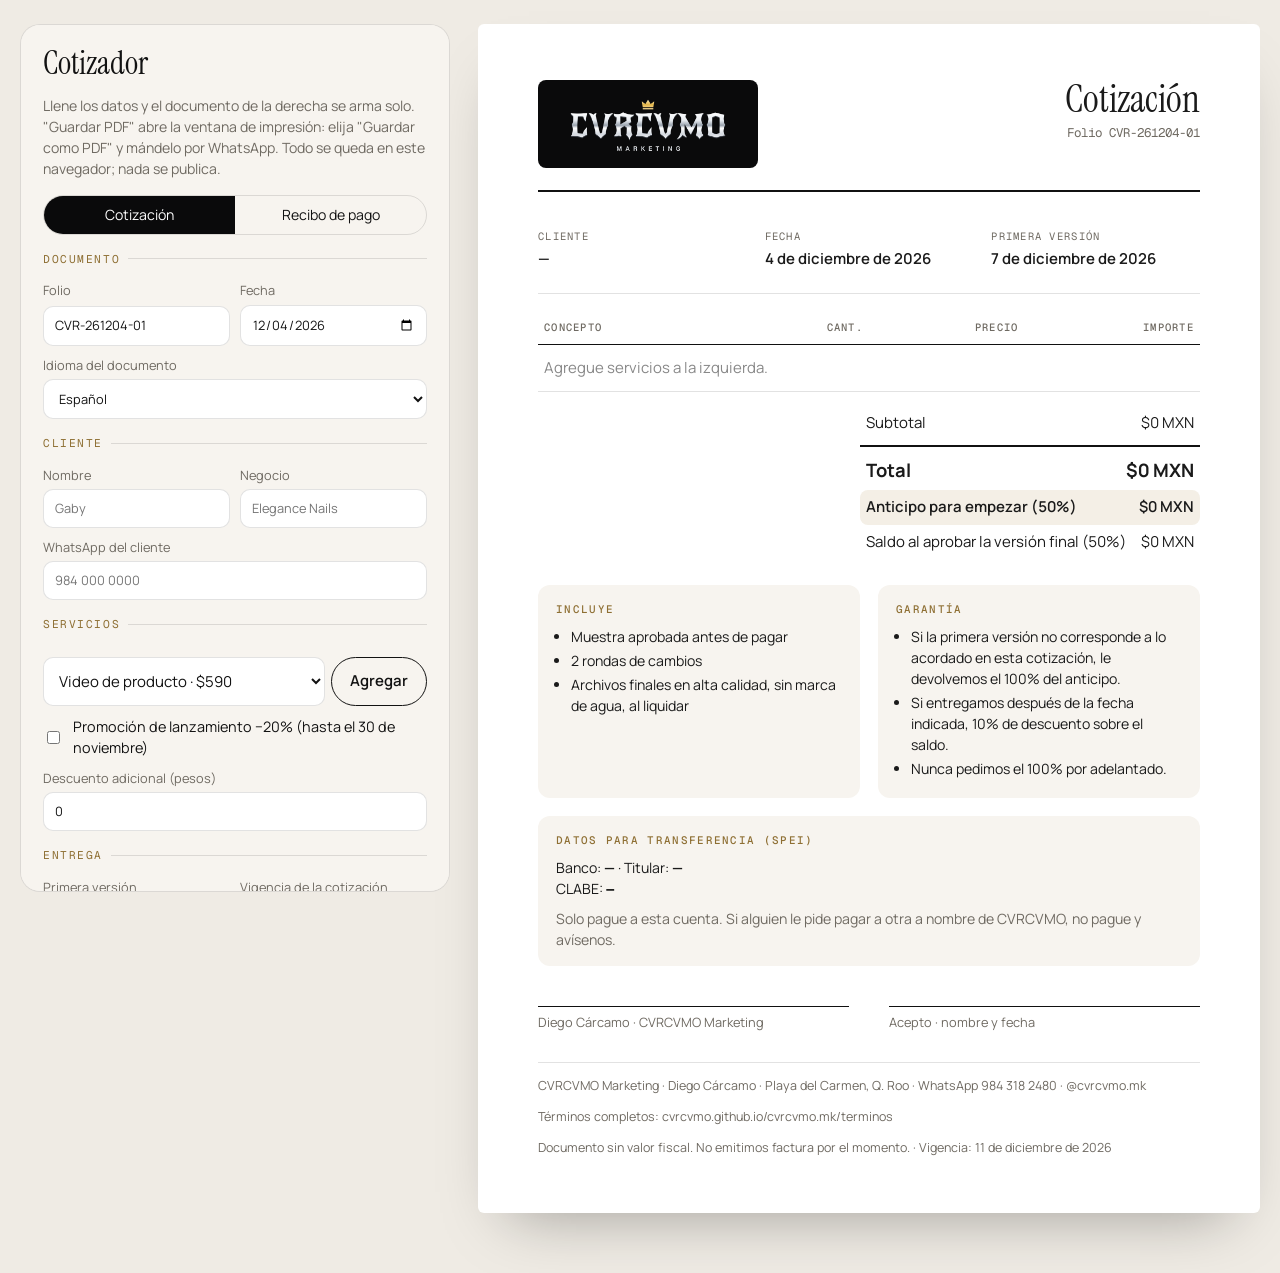
<file: cotizacion/index.html>
<!doctype html>
<html lang="es">
<head>
<meta charset="utf-8">
<meta name="viewport" content="width=device-width,initial-scale=1">
<meta name="robots" content="noindex, nofollow">
<title>Cotizador · CVRCVMO Marketing</title>
<link rel="icon" type="image/png" sizes="32x32" href="../img/favicon-32.png">
<link rel="preconnect" href="https://fonts.googleapis.com">
<link rel="preconnect" href="https://fonts.gstatic.com" crossorigin>
<link rel="stylesheet" href="https://fonts.googleapis.com/css2?family=Instrument+Serif&family=Manrope:wght@400;600;700&family=Geist+Mono:wght@400;500&display=swap">
<style>
  /* Herramienta interna: a la izquierda el formulario, a la derecha el documento que se imprime o se guarda en PDF. */
  :root { color-scheme: light; --ivory: #EFEBE4; --paper: #FFFFFF; --ink: #121212; --stone: #6F6A62; --gold: #C9A45C; --gold-ink: #8E6F33; --night: #0A0A0B; --line: rgba(18,18,18,0.12);
    --serif: "Instrument Serif", Georgia, serif; --sans: "Manrope", system-ui, -apple-system, sans-serif; --mono: "Geist Mono", ui-monospace, Menlo, monospace; }
  * { box-sizing: border-box; }
  body { margin: 0; background: var(--ivory); color: var(--ink); font: 15px/1.5 var(--sans); -webkit-font-smoothing: antialiased; }
  .app { display: grid; grid-template-columns: minmax(0, 430px) minmax(0, 1fr); gap: 28px; max-width: 1320px; margin: 0 auto; padding: 24px 20px 60px; align-items: start; }
  .panel { background: #F7F4EF; border: 1px solid var(--line); border-radius: 20px; padding: 22px; display: grid; gap: 16px; position: sticky; top: 16px; max-height: calc(100vh - 32px); overflow: auto; }
  .panel h1 { font-family: var(--serif); font-weight: 400; font-size: 2rem; margin: 0; line-height: 1; }
  .panel p.help { margin: 0; color: var(--stone); font-size: 0.88rem; }
  fieldset { border: 0; border-top: 1px solid var(--line); margin: 0; padding: 14px 0 0; display: grid; gap: 10px; }
  legend { font-family: var(--mono); font-size: 0.7rem; letter-spacing: 0.14em; text-transform: uppercase; color: var(--gold-ink); padding: 0 8px 0 0; }
  label { display: grid; gap: 4px; font-size: 0.8rem; color: var(--stone); }
  input, select, textarea { font: inherit; color: var(--ink); background: #fff; border: 1px solid var(--line); border-radius: 10px; padding: 9px 11px; width: 100%; }
  textarea { min-height: 64px; resize: vertical; }
  .row { display: grid; grid-template-columns: minmax(0, 1fr) minmax(0, 1fr); gap: 10px; }
  .check { display: flex; gap: 10px; align-items: center; color: var(--ink); font-size: 0.9rem; }
  .check input { width: auto; }
  .seg { display: grid; grid-template-columns: 1fr 1fr; border: 1px solid var(--line); border-radius: 999px; overflow: hidden; }
  .seg label { display: block; text-align: center; padding: 8px; cursor: pointer; color: var(--ink); font-size: 0.88rem; }
  .seg input { display: none; }
  .seg label:has(input:checked) { background: var(--night); color: #fff; }
  .items { display: grid; gap: 8px; }
  .item { display: grid; grid-template-columns: minmax(0, 1fr) 54px 92px 30px; gap: 6px; align-items: center; }
  .item input { padding: 8px; }
  .x { border: 0; background: transparent; font-size: 1.2rem; cursor: pointer; color: var(--stone); }
  .add { display: grid; grid-template-columns: minmax(0, 1fr) auto; gap: 6px; }
  button.btn { font: inherit; font-weight: 600; border: 0; border-radius: 999px; padding: 12px 18px; cursor: pointer; background: var(--night); color: #fff; }
  button.ghost { background: transparent; color: var(--ink); border: 1px solid var(--ink); }
  .actions { display: flex; flex-wrap: wrap; gap: 8px; }
  #toast { font-family: var(--mono); font-size: 0.75rem; color: var(--gold-ink); min-height: 1em; }

  /* ---------- Documento ---------- */
  .doc { background: var(--paper); border-radius: 6px; box-shadow: 0 30px 60px -30px rgba(0,0,0,0.35); width: 100%; max-width: 820px; margin: 0 auto; padding: 56px 60px; color: #1a1a1a; }
  .doc-head { display: flex; justify-content: space-between; align-items: flex-start; gap: 20px; padding-bottom: 22px; border-bottom: 2px solid #111; }
  .doc-head img { width: 220px; height: auto; display: block; background: #0A0A0B; border-radius: 8px; padding: 12px 16px; }
  .doc-type { text-align: right; }
  .doc-type b { display: block; font-family: var(--serif); font-weight: 400; font-size: 2.4rem; line-height: 1; }
  .doc-type span { font-family: var(--mono); font-size: 0.78rem; color: var(--stone); display: block; margin-top: 6px; }
  .meta { display: grid; grid-template-columns: repeat(3, minmax(0, 1fr)); gap: 18px; padding: 22px 0; border-bottom: 1px solid var(--line); }
  .meta dt { font-family: var(--mono); font-size: 0.66rem; letter-spacing: 0.12em; text-transform: uppercase; color: var(--stone); margin-bottom: 3px; }
  .meta dd { margin: 0; font-weight: 600; overflow-wrap: anywhere; }
  table { width: 100%; border-collapse: collapse; margin-top: 18px; }
  th { text-align: left; font-family: var(--mono); font-size: 0.66rem; letter-spacing: 0.12em; text-transform: uppercase; color: var(--stone); font-weight: 500; padding: 8px 6px; border-bottom: 1px solid #111; }
  td { padding: 12px 6px; border-bottom: 1px solid var(--line); vertical-align: top; }
  td small { display: block; color: var(--stone); font-size: 0.8rem; }
  .r { text-align: right; white-space: nowrap; font-variant-numeric: tabular-nums; }
  .totals { margin-left: auto; width: min(340px, 100%); margin-top: 14px; display: grid; }
  .totals div { display: flex; justify-content: space-between; padding: 6px 6px; font-variant-numeric: tabular-nums; }
  .totals div span:last-child { white-space: nowrap; padding-left: 14px; }
  .totals .grand { border-top: 2px solid #111; margin-top: 4px; padding-top: 10px; font-weight: 700; font-size: 1.15rem; }
  .totals .pay50 { background: #F4EFE6; border-radius: 8px; font-weight: 600; }
  .receipt-box { margin-top: 22px; border: 2px solid #111; border-radius: 12px; padding: 18px 20px; display: grid; grid-template-columns: minmax(0, 1fr) auto; gap: 8px 20px; align-items: center; }
  .receipt-box b { font-family: var(--serif); font-weight: 400; font-size: 2.2rem; line-height: 1; }
  .stamp { font-family: var(--mono); font-size: 0.75rem; letter-spacing: 0.14em; color: #1E7A46; border: 2px solid #1E7A46; border-radius: 8px; padding: 6px 10px; transform: rotate(-4deg); }
  .blocks { display: grid; grid-template-columns: minmax(0, 1fr) minmax(0, 1fr); gap: 18px; margin-top: 26px; }
  .block { background: #F7F4EF; border-radius: 12px; padding: 16px 18px; font-size: 0.88rem; }
  .block h4 { margin: 0 0 8px; font-family: var(--mono); font-size: 0.68rem; letter-spacing: 0.12em; text-transform: uppercase; color: var(--gold-ink); font-weight: 500; }
  .block p, .block ul { margin: 0; }
  .block ul { padding-left: 1.1em; }
  .block li { margin: 3px 0; }
  .notes { margin-top: 18px; font-size: 0.88rem; white-space: pre-wrap; }
  .doc-foot { margin-top: 30px; padding-top: 14px; border-top: 1px solid var(--line); display: flex; justify-content: space-between; gap: 12px; flex-wrap: wrap; font-size: 0.78rem; color: var(--stone); }
  .sign { margin-top: 40px; display: grid; grid-template-columns: 1fr 1fr; gap: 40px; font-size: 0.8rem; color: var(--stone); }
  .sign div { border-top: 1px solid #111; padding-top: 6px; }

  @media (max-width: 980px) { .app { grid-template-columns: minmax(0, 1fr); } .panel { position: static; max-height: none; } .doc { padding: 30px 22px; } .meta, .blocks { grid-template-columns: minmax(0, 1fr); } .doc-head img { width: 160px; } }
  @media print {
    @page { size: letter; margin: 12mm; }
    body { background: #fff; }
    .panel { display: none; }
    .app { display: block; padding: 0; max-width: none; }
    .doc { box-shadow: none; max-width: none; padding: 0; border-radius: 0; }
    .block, .totals .pay50 { -webkit-print-color-adjust: exact; print-color-adjust: exact; }
    .doc-head img { -webkit-print-color-adjust: exact; print-color-adjust: exact; }
    .meta { grid-template-columns: repeat(3, minmax(0, 1fr)) !important; }
    .blocks { grid-template-columns: minmax(0, 1fr) minmax(0, 1fr) !important; }
    .doc-head img { width: 200px !important; }
  }
</style>
</head>
<body>
<div class="app">
  <form class="panel" id="f" autocomplete="off">
    <h1>Cotizador</h1>
    <p class="help">Llene los datos y el documento de la derecha se arma solo. "Guardar PDF" abre la ventana de impresión: elija "Guardar como PDF" y mándelo por WhatsApp. Todo se queda en este navegador; nada se publica.</p>

    <div class="seg"><label><input type="radio" name="tipo" value="cot" checked>Cotización</label><label><input type="radio" name="tipo" value="rec">Recibo de pago</label></div>

    <fieldset><legend>Documento</legend>
      <div class="row"><label>Folio<input name="folio"></label><label>Fecha<input name="fecha" type="date"></label></div>
      <label>Idioma del documento<select name="lang"><option value="es">Español</option><option value="en">English</option></select></label>
    </fieldset>

    <fieldset><legend>Cliente</legend>
      <div class="row"><label>Nombre<input name="cliente" placeholder="Gaby"></label><label>Negocio<input name="negocio" placeholder="Elegance Nails"></label></div>
      <label>WhatsApp del cliente<input name="tel" placeholder="984 000 0000"></label>
    </fieldset>

    <fieldset><legend>Servicios</legend>
      <div class="items" id="items"></div>
      <div class="add"><select id="catalog"></select><button type="button" class="btn ghost" id="addBtn">Agregar</button></div>
      <label class="check"><input type="checkbox" name="promo"> Promoción de lanzamiento −20% (hasta el 30 de noviembre)</label>
      <label>Descuento adicional (pesos)<input name="desc" type="number" min="0" step="1" value="0"></label>
    </fieldset>

    <fieldset id="cotFields"><legend>Entrega</legend>
      <div class="row"><label>Primera versión<input name="entrega" type="date"></label><label>Vigencia de la cotización<input name="vigencia" type="date"></label></div>
      <label>Notas para el cliente<textarea name="notas" placeholder="Ej. Incluye versión vertical y cuadrada."></textarea></label>
    </fieldset>

    <fieldset id="recFields" hidden><legend>Pago recibido</legend>
      <div class="row"><label>Concepto<select name="concepto"><option value="anticipo">Anticipo (50%)</option><option value="liquidacion">Liquidación (50%)</option><option value="mensual1">Plan mensual · primera mitad</option><option value="mensual2">Plan mensual · segunda mitad</option><option value="otro">Otro</option></select></label>
      <label>Monto recibido<input name="monto" type="number" min="0" step="1"></label></div>
      <label>Folio de la cotización<input name="ref" placeholder="CVR-261122-01"></label>
      <label>Referencia o clave de rastreo SPEI<input name="rastreo"></label>
    </fieldset>

    <fieldset><legend>Datos para transferencia (se guardan aquí)</legend>
      <div class="row"><label>Banco<input name="banco"></label><label>Titular<input name="titular" placeholder="Nombre del titular de la cuenta"></label></div>
      <label>CLABE (18 dígitos)<input name="clabe" inputmode="numeric" maxlength="22"></label>
    </fieldset>

    <div class="actions">
      <button type="button" class="btn" id="printBtn">Guardar PDF</button>
      <button type="button" class="btn ghost" id="copyBtn">Copiar resumen para WhatsApp</button>
      <button type="button" class="btn ghost" id="newBtn">Nuevo folio</button>
    </div>
    <div id="toast" aria-live="polite"></div>
  </form>

  <article class="doc" id="doc" aria-live="polite"></article>
</div>

<script>
  // Precios: iguales a los de la página. Hasta el 30 de noviembre de 2026 rigen los de lanzamiento.
  var LAUNCH = Date.now() < Date.UTC(2026, 11, 1, 5, 0, 0);
  var CAT = [
    {id: 'v1', es: 'Video de producto', en: 'Product video', d: '10–15 s · vertical u horizontal', de: '10–15 s · vertical or horizontal', p: 590, l: 325},
    {id: 'v2', es: 'Reel de tendencia', en: 'Trending reel', d: '15–25 s · 1080 × 1920', de: '15–25 s · 1080 × 1920', p: 890, l: 510},
    {id: 'v3', es: 'Video informativo', en: 'Explainer video', d: '40–90 s · 1080 × 1920', de: '40–90 s · 1080 × 1920', p: 790, l: 460},
    {id: 'v4', es: 'Logo animado', en: 'Animated logo', d: '3–5 s · fondo transparente', de: '3–5 s · transparent background', p: 490, l: 290},
    {id: 'd1', es: 'Diseño de logo', en: 'Logo design', d: 'Logo + símbolo · 2 propuestas · fondo claro y oscuro', de: 'Logo + symbol · 2 proposals · light and dark', p: 1290, l: 480},
    {id: 'd2', es: 'Kit de marca', en: 'Brand kit', d: 'Paleta, tipografías y guía de uso', de: 'Palette, fonts and usage guide', p: 690, l: 290},
    {id: 'd3', es: 'Carrusel informativo', en: 'Info carousel', d: 'Hasta 6 imágenes · 1080 × 1350', de: 'Up to 6 images · 1080 × 1350', p: 450, l: 255},
    {id: 'd4', es: 'Mockup de producto', en: 'Product mockup', d: '1 mockup', de: '1 mockup', p: 190, l: 120},
    {id: 'd5', es: '3 mockups de producto', en: '3 product mockups', d: 'Paquete de 3', de: 'Pack of 3', p: 490, l: 300},
    {id: 'w1', es: 'Página web', en: 'Website', d: 'Hasta 5 secciones · publicación incluida', de: 'Up to 5 sections · publishing included', p: 4500, l: 2400},
    {id: 'k1', es: 'Paquete Lanzamiento', en: 'Launch package', d: 'Logo animado + video de producto + reel de tendencia', de: 'Animated logo + product video + trending reel', p: 1590, l: 940},
    {id: 'k2', es: 'Paquete Ventas en línea', en: 'Sell online package', d: 'Video informativo + carrusel + 3 mockups', de: 'Explainer video + carousel + 3 mockups', p: 1390, l: 890},
    {id: 'k3', es: 'Plan mensual', en: 'Monthly plan', d: '4 videos de producto + 2 reels + calendario', de: '4 product videos + 2 reels + calendar', p: 2900, l: 1600},
    {id: 'x', es: 'Otro (escriba el concepto)', en: 'Other', d: '', de: '', p: 0, l: 0}
  ];
  var T = {
    es: {cot: 'Cotización', rec: 'Recibo de pago', folio: 'Folio', fecha: 'Fecha', cliente: 'Cliente', valid: 'Vigencia', entrega: 'Primera versión', concepto: 'Concepto', cant: 'Cant.', precio: 'Precio', importe: 'Importe',
      sub: 'Subtotal', promo: 'Promoción de lanzamiento −20%', desc: 'Descuento', total: 'Total', ant: 'Anticipo para empezar (50%)', saldo: 'Saldo al aprobar la versión final (50%)',
      recibido: 'Recibimos', por: 'por concepto de', ref: 'Cotización', rastreo: 'Referencia SPEI', pagado: 'PAGADO', saldoPend: 'Saldo pendiente',
      conceptos: {anticipo: 'anticipo (50%)', liquidacion: 'liquidación (50%)', mensual1: 'plan mensual, primera mitad', mensual2: 'plan mensual, segunda mitad', otro: 'pago'},
      incl: 'Incluye', inclList: ['Muestra aprobada antes de pagar', '2 rondas de cambios', 'Archivos finales en alta calidad, sin marca de agua, al liquidar'],
      gar: 'Garantía', garList: ['Si la primera versión no corresponde a lo acordado en esta cotización, le devolvemos el 100% del anticipo.', 'Si entregamos después de la fecha indicada, 10% de descuento sobre el saldo.', 'Nunca pedimos el 100% por adelantado.'],
      pago: 'Datos para transferencia (SPEI)', banco: 'Banco', titular: 'Titular', clabe: 'CLABE', seguridad: 'Solo pague a esta cuenta. Si alguien le pide pagar a otra a nombre de CVRCVMO, no pague y avísenos.',
      terms: 'Términos completos', firma1: 'Diego Cárcamo · CVRCVMO Marketing', firma2: 'Acepto · nombre y fecha', noFactura: 'Documento sin valor fiscal. No emitimos factura por el momento.'},
    en: {cot: 'Quote', rec: 'Payment receipt', folio: 'No.', fecha: 'Date', cliente: 'Client', valid: 'Valid until', entrega: 'First version', concepto: 'Item', cant: 'Qty', precio: 'Price', importe: 'Amount',
      sub: 'Subtotal', promo: 'Launch offer −20%', desc: 'Discount', total: 'Total', ant: 'Deposit to start (50%)', saldo: 'Balance on final approval (50%)',
      recibido: 'We received', por: 'for', ref: 'Quote', rastreo: 'SPEI reference', pagado: 'PAID', saldoPend: 'Balance due',
      conceptos: {anticipo: 'deposit (50%)', liquidacion: 'final payment (50%)', mensual1: 'monthly plan, first half', mensual2: 'monthly plan, second half', otro: 'payment'},
      incl: 'Includes', inclList: ['Sample approved before paying', '2 rounds of changes', 'High-quality final files without watermark once paid'],
      gar: 'Guarantee', garList: ['If the first version does not match what this quote states, we refund 100% of the deposit.', 'If we deliver after the stated date, 10% off the balance.', 'We never ask for 100% upfront.'],
      pago: 'Bank transfer details (SPEI, Mexico)', banco: 'Bank', titular: 'Account holder', clabe: 'CLABE', seguridad: 'Only pay into this account. If anyone asks you to pay another account on behalf of CVRCVMO, do not pay and let us know.',
      terms: 'Full terms', firma1: 'Diego Cárcamo · CVRCVMO Marketing', firma2: 'Accepted · name and date', noFactura: 'Not a tax invoice. We do not issue facturas at the moment.'}
  };
  var f = document.getElementById('f'), itemsEl = document.getElementById('items'), doc = document.getElementById('doc');
  var items = [];
  var money = function (n) { return '$' + (Math.round(n * 100) / 100).toLocaleString('en-US', {minimumFractionDigits: 0, maximumFractionDigits: 2}) + ' MXN'; };
  var esc = function (s) { return String(s == null ? '' : s).replace(/[&<>"]/g, function (c) { return {'&': '&amp;', '<': '&lt;', '>': '&gt;', '"': '&quot;'}[c]; }); };
  var store = {get: function (k) { try { return localStorage.getItem(k); } catch (e) { return null; } }, set: function (k, v) { try { localStorage.setItem(k, v); } catch (e) {} }};
  var iso = function (d) { return new Date(d.getTime() - d.getTimezoneOffset() * 60000).toISOString().slice(0, 10); };
  var addDays = function (n) { var d = new Date(); d.setDate(d.getDate() + n); return iso(d); };
  var fmtDate = function (v, lang) { if (!v) return '—'; var p = v.split('-'); var d = new Date(+p[0], +p[1] - 1, +p[2]); return d.toLocaleDateString(lang === 'en' ? 'en-US' : 'es-MX', {day: 'numeric', month: 'long', year: 'numeric'}); };

  // Catálogo
  var cat = document.getElementById('catalog');
  CAT.forEach(function (c) { var o = document.createElement('option'); o.value = c.id; o.textContent = c.es + (c.p ? ' · ' + money(LAUNCH ? c.l : c.p).replace(' MXN', '') : ''); cat.appendChild(o); });
  document.getElementById('addBtn').onclick = function () {
    var c = CAT.filter(function (x) { return x.id === cat.value; })[0];
    items.push({id: c.id, name: c.id === 'x' ? '' : c.es, nameEn: c.en, d: c.d, de: c.de, q: 1, price: LAUNCH ? c.l : c.p});
    renderItems(); render();
  };
  function renderItems() {
    itemsEl.innerHTML = '';
    items.forEach(function (it, i) {
      var row = document.createElement('div'); row.className = 'item';
      row.innerHTML = '<input aria-label="Concepto" value="' + esc(it.name) + '" placeholder="Concepto"><input aria-label="Cantidad" type="number" min="1" value="' + it.q + '"><input aria-label="Precio" type="number" min="0" value="' + it.price + '"><button type="button" class="x" aria-label="Quitar">×</button>';
      var ins = row.querySelectorAll('input');
      ins[0].oninput = function () { it.name = this.value; if (it.id === 'x') it.nameEn = this.value; render(); };
      ins[1].oninput = function () { it.q = Math.max(1, +this.value || 1); render(); };
      ins[2].oninput = function () { it.price = Math.max(0, +this.value || 0); render(); };
      row.querySelector('.x').onclick = function () { items.splice(i, 1); renderItems(); render(); };
      itemsEl.appendChild(row);
    });
  }

  // Datos de la cuenta y folio guardados en este navegador
  ['banco', 'titular', 'clabe'].forEach(function (k) { var v = store.get('cvr_' + k); if (v !== null) f[k].value = v; f[k].addEventListener('input', function () { store.set('cvr_' + k, this.value); }); });
  // Folio por fecha: CVR-AAMMDD-NN (NN = número del día). Así cualquier sesión o dispositivo puede numerar sin un contador compartido.
  var ymd = (function () { var d = new Date(); return String(d.getFullYear()).slice(2) + String(d.getMonth() + 1).padStart(2, '0') + String(d.getDate()).padStart(2, '0'); })();
  var folioKey = 'cvr_folio_' + ymd;
  var folioN = function (n) { return 'CVR-' + ymd + '-' + String(n).padStart(2, '0'); };
  function nextFolio() { var n = +(store.get(folioKey) || 0) + 1; store.set(folioKey, n); return folioN(n); }
  f.folio.value = folioN(+(store.get(folioKey) || 0) + 1);
  f.fecha.value = iso(new Date());
  f.entrega.value = addDays(3);
  f.vigencia.value = LAUNCH ? '2026-11-30' : addDays(7);
  f.promo.checked = LAUNCH;

  function totals() {
    var sub = items.reduce(function (s, it) { return s + it.q * it.price; }, 0);
    var promo = f.promo.checked ? Math.round(sub * 0.2) : 0;
    var desc = Math.max(0, +f.desc.value || 0);
    var total = Math.max(0, sub - promo - desc);
    var ant = Math.ceil(total / 2);
    return {sub: sub, promo: promo, desc: desc, total: total, ant: ant, saldo: total - ant};
  }

  function render() {
    var tipo = f.tipo.value, L = f.lang.value, t = T[L], k = totals();
    document.getElementById('cotFields').hidden = tipo !== 'cot';
    document.getElementById('recFields').hidden = tipo !== 'rec';
    if (tipo === 'rec' && !f.monto.value && k.total) f.monto.placeholder = String(k.ant);
    var client = [f.cliente.value, f.negocio.value].filter(Boolean).join(' · ') || '—';
    var html = '';
    html += '<div class="doc-head"><img src="../img/logo-lux.png" alt="CVRCVMO Marketing"><div class="doc-type"><b>' + (tipo === 'cot' ? t.cot : t.rec) + '</b><span>' + t.folio + ' ' + esc(f.folio.value) + '</span></div></div>';
    html += '<dl class="meta"><div><dt>' + t.cliente + '</dt><dd>' + esc(client) + (f.tel.value ? '<br><small>' + esc(f.tel.value) + '</small>' : '') + '</dd></div><div><dt>' + t.fecha + '</dt><dd>' + fmtDate(f.fecha.value, L) + '</dd></div>';
    html += tipo === 'cot' ? '<div><dt>' + t.entrega + '</dt><dd>' + fmtDate(f.entrega.value, L) + '</dd></div>' : '<div><dt>' + t.ref + '</dt><dd>' + esc(f.ref.value || '—') + '</dd></div>';
    html += '</dl>';

    if (tipo === 'rec') {
      var monto = +f.monto.value || k.ant;
      html += '<div class="receipt-box"><div><span>' + t.recibido + '</span><br><b>' + money(monto) + '</b><br><span>' + t.por + ' ' + t.conceptos[f.concepto.value] + '</span>' + (f.rastreo.value ? '<br><small>' + t.rastreo + ': ' + esc(f.rastreo.value) + '</small>' : '') + '</div><span class="stamp">' + t.pagado + '</span></div>';
    }

    html += '<table><thead><tr><th>' + t.concepto + '</th><th class="r">' + t.cant + '</th><th class="r">' + t.precio + '</th><th class="r">' + t.importe + '</th></tr></thead><tbody>';
    if (!items.length) html += '<tr><td colspan="4" style="color:#888">' + (L === 'en' ? 'Add services on the left.' : 'Agregue servicios a la izquierda.') + '</td></tr>';
    items.forEach(function (it) {
      html += '<tr><td>' + esc(L === 'en' ? it.nameEn || it.name : it.name) + ((L === 'en' ? it.de : it.d) ? '<small>' + esc(L === 'en' ? it.de : it.d) + '</small>' : '') + '</td><td class="r">' + it.q + '</td><td class="r">' + money(it.price) + '</td><td class="r">' + money(it.q * it.price) + '</td></tr>';
    });
    html += '</tbody></table><div class="totals"><div><span>' + t.sub + '</span><span>' + money(k.sub) + '</span></div>';
    if (k.promo) html += '<div><span>' + t.promo + '</span><span>−' + money(k.promo) + '</span></div>';
    if (k.desc) html += '<div><span>' + t.desc + '</span><span>−' + money(k.desc) + '</span></div>';
    html += '<div class="grand"><span>' + t.total + '</span><span>' + money(k.total) + '</span></div>';
    if (tipo === 'cot') html += '<div class="pay50"><span>' + t.ant + '</span><span>' + money(k.ant) + '</span></div><div><span>' + t.saldo + '</span><span>' + money(k.saldo) + '</span></div>';
    else { var paidNow = +f.monto.value || k.ant; var pend = f.concepto.value === 'anticipo' ? Math.max(0, k.total - paidNow) : 0; if (pend) html += '<div><span>' + t.saldoPend + '</span><span>' + money(pend) + '</span></div>'; }
    html += '</div>';

    if (tipo === 'cot' && f.notas.value.trim()) html += '<p class="notes">' + esc(f.notas.value.trim()) + '</p>';

    html += '<div class="blocks">';
    if (tipo === 'cot') html += '<div class="block"><h4>' + t.incl + '</h4><ul>' + t.inclList.map(function (x) { return '<li>' + x + '</li>'; }).join('') + '</ul></div>';
    html += '<div class="block"><h4>' + t.gar + '</h4><ul>' + t.garList.map(function (x) { return '<li>' + x + '</li>'; }).join('') + '</ul></div>';
    if (tipo === 'cot') {
      html += '<div class="block" style="grid-column:1/-1"><h4>' + t.pago + '</h4><p>' + t.banco + ': <b>' + esc(f.banco.value || '—') + '</b> · ' + t.titular + ': <b>' + esc(f.titular.value || '—') + '</b>' + '<br>' + t.clabe + ': <b style="font-family:var(--mono)">' + esc(f.clabe.value || '—') + '</b></p><p style="margin-top:8px;color:#6F6A62">' + t.seguridad + '</p></div>';
    }
    html += '</div>';
    if (tipo === 'cot') html += '<div class="sign"><div>' + t.firma1 + '</div><div>' + t.firma2 + '</div></div>';
    html += '<div class="doc-foot"><span>CVRCVMO Marketing · Diego Cárcamo · Playa del Carmen, Q. Roo · WhatsApp 984 318 2480 · @cvrcvmo.mk</span><span>' + t.terms + ': cvrcvmo.github.io/cvrcvmo.mk/terminos</span><span>' + t.noFactura + (tipo === 'cot' && f.vigencia.value ? ' · ' + t.valid + ': ' + fmtDate(f.vigencia.value, L) : '') + '</span></div>';
    doc.innerHTML = html;
    document.title = (tipo === 'cot' ? t.cot : t.rec) + ' ' + f.folio.value + (f.negocio.value ? ' · ' + f.negocio.value : '');
  }

  f.addEventListener('input', render);
  f.addEventListener('change', render);
  document.getElementById('printBtn').onclick = function () {
    // El folio se consume al guardar una cotización, para que el siguiente documento lleve un número nuevo
    if (f.tipo.value === 'cot' && f.folio.value === folioN(+(store.get(folioKey) || 0) + 1)) nextFolio();
    window.print();
  };
  document.getElementById('newBtn').onclick = function () { f.folio.value = nextFolio(); render(); };
  document.getElementById('copyBtn').onclick = function () {
    var k = totals(), es = f.lang.value !== 'en', tipo = f.tipo.value;
    var lines = [];
    if (tipo === 'cot') {
      lines.push(es ? 'Cotización ' + f.folio.value + ' · CVRCVMO Marketing' : 'Quote ' + f.folio.value + ' · CVRCVMO Marketing');
      items.forEach(function (it) { lines.push('• ' + (es ? it.name : it.nameEn || it.name) + (it.q > 1 ? ' ×' + it.q : '') + ': ' + money(it.q * it.price)); });
      if (k.promo) lines.push((es ? '• Promoción −20%: −' : '• Launch offer −20%: −') + money(k.promo));
      if (k.desc) lines.push((es ? '• Descuento: −' : '• Discount: −') + money(k.desc));
      lines.push((es ? 'Total: ' : 'Total: ') + money(k.total));
      lines.push(es ? 'Para empezar: 50% (' + money(k.ant) + '). El otro 50% al aprobar la versión final.' : 'To start: 50% (' + money(k.ant) + '). The other 50% when you approve the final version.');
      lines.push(es ? 'Primera versión: ' + fmtDate(f.entrega.value, 'es') + '. Si no cumple lo acordado, le devolvemos el anticipo.' : 'First version: ' + fmtDate(f.entrega.value, 'en') + '. If it does not match what we agreed, we refund your deposit.');
    } else {
      lines.push((es ? 'Recibo ' : 'Receipt ') + f.folio.value + ': ' + (es ? 'recibimos ' : 'we received ') + money(+f.monto.value || k.ant) + ' (' + T[es ? 'es' : 'en'].conceptos[f.concepto.value] + '). ' + (es ? '¡Gracias!' : 'Thank you!'));
    }
    var text = lines.join('\n'), toast = document.getElementById('toast');
    try { navigator.clipboard.writeText(text).then(function () { toast.textContent = 'Copiado. Péguelo en WhatsApp junto con el PDF.'; }, function () { toast.textContent = text; }); } catch (e) { toast.textContent = text; }
  };
  render();
</script>
</body>
</html>
</file>
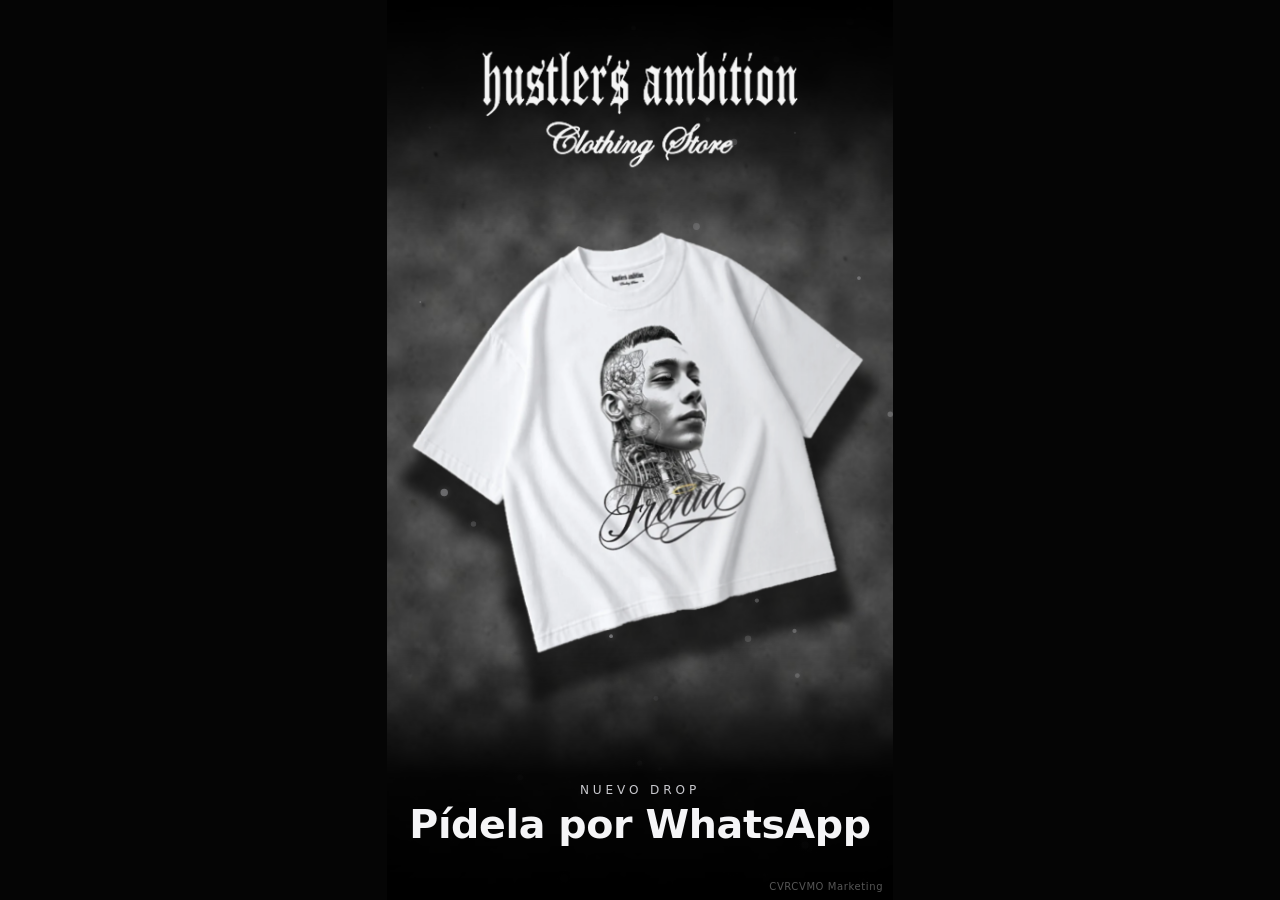
<file: ejemplo-3d/index.html>
<!doctype html>
<html lang="es">
<head>
<meta charset="utf-8">
<meta name="viewport" content="width=device-width,initial-scale=1,viewport-fit=cover">
<title>Hustler's Ambition 3D</title>
<meta name="description" content="Ejemplo de anuncio 3D que se mueve al inclinar el celular. Hecho por CVRCVMO Marketing.">
<style>
  :root { color-scheme: dark; }
  * { box-sizing: border-box; margin: 0; }
  html, body { height: 100%; background: #050505; overflow: hidden; }
  body { font-family: "Inter", system-ui, -apple-system, "Segoe UI", sans-serif; color: #F5F5F7; -webkit-font-smoothing: antialiased; }
  .stage { position: fixed; inset: 0; margin: auto; height: 100svh; width: min(100vw, 56.25svh); overflow: hidden; perspective: 1100px; background: #0A0A0A; touch-action: none; user-select: none; -webkit-user-select: none; }
  .layer { position: absolute; left: 50%; top: 50%; will-change: transform; pointer-events: none; }
  .bg { width: max(132%, 76svh); transform: translate(-50%, -50%); }
  .bg img { width: 100%; display: block; }
  .shadow { width: 96%; opacity: .62; filter: blur(6px); }
  .shadow img { width: 100%; display: block; filter: brightness(0); -webkit-mask-image: url(sombra.webp); mask-image: url(sombra.webp); -webkit-mask-size: 100% 100%; mask-size: 100% 100%; }
  .shirt { width: 92%; transform-style: preserve-3d; }
  .shirt img { width: 100%; display: block; }
  .gloss, .shade { position: absolute; inset: 0; -webkit-mask-image: url(playera.webp); mask-image: url(playera.webp); -webkit-mask-size: 100% 100%; mask-size: 100% 100%; }
  .gloss { background: linear-gradient(115deg, transparent 38%, rgba(255,255,255,.26) 50%, transparent 62%); background-size: 300% 100%; mix-blend-mode: screen; }
  .shade { background: linear-gradient(90deg, rgba(0,0,0,.22), transparent 45%, transparent 55%, rgba(0,0,0,.22)); background-size: 200% 100%; mix-blend-mode: multiply; }
  canvas { position: absolute; inset: 0; width: 100%; height: 100%; pointer-events: none; }
  .fade { position: absolute; inset: 0; pointer-events: none; background:
      linear-gradient(#000 0%, rgba(0,0,0,.85) 9%, transparent 26%),
      linear-gradient(transparent 72%, rgba(0,0,0,.92) 86%, #000 100%); }
  .logo { position: absolute; top: 4.8%; left: 50%; width: 68%; transform: translateX(-50%); pointer-events: none; }
  .copy { position: absolute; left: 0; right: 0; bottom: 6%; text-align: center; padding-inline: 16px; pointer-events: none; }
  .copy small { display: block; font-size: clamp(11px, 2.4svh * .56, 15px); letter-spacing: .32em; color: #C8C8CD; margin-bottom: .6em; font-weight: 500; }
  .copy b { display: block; font-size: clamp(24px, 4.4svh, 46px); font-weight: 700; letter-spacing: -.01em; line-height: 1.05; }
  #enable { position: absolute; left: 50%; bottom: 20%; transform: translateX(-50%); border: 1px solid rgba(245,245,247,.55); background: rgba(10,10,10,.55); color: #F5F5F7; font: 500 15px/1 inherit; font-family: inherit; padding: 14px 22px; border-radius: 999px; backdrop-filter: blur(8px); -webkit-backdrop-filter: blur(8px); cursor: pointer; white-space: nowrap; }
  #enable[hidden] { display: none; }
  .credit { position: absolute; right: 10px; bottom: 8px; font-size: 10px; color: rgba(245,245,247,.35); letter-spacing: .06em; }
  .credit a { color: inherit; text-decoration: none; }
</style>
</head>
<body>
<div class="stage" id="stage">
  <div class="layer bg" id="bg"><img src="fondo.jpg" alt=""></div>
  <div class="layer shadow" id="shadow"><img src="playera.webp" alt=""></div>
  <div class="layer shirt" id="shirt">
    <img src="playera.webp" alt="Playera blanca Hustler's Ambition con diseño Frenia">
    <div class="shade" id="shade"></div>
    <div class="gloss" id="gloss"></div>
  </div>
  <canvas id="dust"></canvas>
  <div class="fade"></div>
  <img class="logo" src="logo.webp" alt="Hustler's Ambition Clothing Store">
  <div class="copy"><small>NUEVO DROP</small><b>Pídela por WhatsApp</b></div>
  <button id="enable" type="button" hidden>Toca para moverla con tu celular</button>
  <div class="credit"><a href="../index.html">CVRCVMO Marketing</a></div>
</div>

<script>
(function () {
  var reduce = matchMedia('(prefers-reduced-motion: reduce)').matches;
  var bg = document.getElementById('bg'), shadow = document.getElementById('shadow'), shirt = document.getElementById('shirt');
  var gloss = document.getElementById('gloss'), shade = document.getElementById('shade'), btn = document.getElementById('enable');
  var stage = document.getElementById('stage');

  // tx, ty en -1..1: hacia dónde se inclina el teléfono (o el mouse / dedo)
  var tx = 0, ty = 0, gx = 0, gy = 0, lastInput = -1e9, sensor = false;
  var b0 = null, g0 = null;

  function onOrient(e) {
    if (e.beta == null || e.gamma == null) return;
    var beta = e.beta, gamma = e.gamma;
    if (b0 === null) { b0 = beta; g0 = gamma; }
    // re-centrar poco a poco para que no se quede ladeado
    b0 += (beta - b0) * 0.004; g0 += (gamma - g0) * 0.004;
    gx = Math.max(-1, Math.min(1, (gamma - g0) / 22));
    gy = Math.max(-1, Math.min(1, (beta - b0) / 22));
    sensor = true; lastInput = performance.now(); btn.hidden = true;
  }
  // Escuchar siempre; en iPhone además hay que pedir permiso con un toque
  addEventListener('deviceorientation', onOrient);
  var needsPermission = typeof DeviceOrientationEvent !== 'undefined' && typeof DeviceOrientationEvent.requestPermission === 'function';
  if (needsPermission) {
    btn.hidden = false;
    btn.addEventListener('click', function () {
      DeviceOrientationEvent.requestPermission().then(function () { btn.hidden = true; }).catch(function () { btn.hidden = true; });
    });
  }

  // Mouse o dedo como respaldo (computadora, o si no hay sensor)
  stage.addEventListener('pointermove', function (e) {
    if (sensor) return;
    var r = stage.getBoundingClientRect();
    gx = ((e.clientX - r.left) / r.width) * 2 - 1;
    gy = ((e.clientY - r.top) / r.height) * 2 - 1;
    lastInput = performance.now();
  });

  // Polvo al frente: se mueve más que todo (da la profundidad)
  var cv = document.getElementById('dust'), ctx = cv.getContext('2d'), dpr = Math.min(devicePixelRatio || 1, 2), parts = [];
  function size() { cv.width = cv.clientWidth * dpr; cv.height = cv.clientHeight * dpr; }
  size(); addEventListener('resize', size);
  for (var i = 0; i < 42; i++) parts.push({x: Math.random(), y: Math.random(), r: 0.6 + Math.random() * 2.2, a: 0.12 + Math.random() * 0.35, v: 0.004 + Math.random() * 0.01, p: Math.random() * 6.28});

  var t0 = performance.now();
  function frame(now) {
    var t = (now - t0) / 1000;
    var idle = now - lastInput > 2500;
    var targetX = gx, targetY = gy;
    if (idle && !reduce) { targetX = Math.sin(t * 0.75) * 0.7; targetY = Math.cos(t * 0.75) * 0.45; }
    if (idle && reduce) { targetX = 0; targetY = 0; }
    tx += (targetX - tx) * 0.08; ty += (targetY - ty) * 0.08;

    var w = stage.clientWidth, h = stage.clientHeight;
    var floatY = reduce ? 0 : Math.sin(t * 1.6) * h * 0.006;
    bg.style.transform = 'translate(calc(-50% + ' + (-tx * w * 0.06) + 'px), calc(-50% + ' + (-ty * h * 0.025) + 'px))';
    shirt.style.transform = 'translate(calc(-50% + ' + (tx * w * 0.025) + 'px), calc(-52% + ' + (ty * h * 0.012 + floatY) + 'px)) rotateY(' + (tx * 18) + 'deg) rotateX(' + (-ty * 12) + 'deg)';
    shadow.style.transform = 'translate(calc(-50% + ' + (tx * w * 0.012 - tx * w * 0.035 + w * 0.02) + 'px), calc(-48% + ' + (ty * h * 0.006 + h * 0.022 - floatY * 0.6) + 'px)) rotateY(' + (tx * 10) + 'deg) scale(1.02)';
    gloss.style.backgroundPosition = (50 - tx * 70) + '% 0';
    shade.style.backgroundPosition = (50 + tx * 50) + '% 0';

    ctx.clearRect(0, 0, cv.width, cv.height);
    for (var k = 0; k < parts.length; k++) {
      var p = parts[k];
      var y = ((p.y - t * p.v) % 1 + 1) % 1;
      var x = (p.x + tx * 0.09 * (0.5 + p.r / 2)) ;
      var a = p.a * (0.75 + 0.25 * Math.sin(t * 1.3 + p.p));
      ctx.beginPath(); ctx.fillStyle = 'rgba(245,245,250,' + a + ')';
      ctx.shadowColor = 'rgba(255,255,255,.6)'; ctx.shadowBlur = 6 * dpr;
      ctx.arc(x * cv.width, (y + ty * 0.04) * cv.height, p.r * dpr * 1.4, 0, 6.283); ctx.fill();
    }
    requestAnimationFrame(frame);
  }
  requestAnimationFrame(frame);
})();
</script>
</body>
</html>
</file>
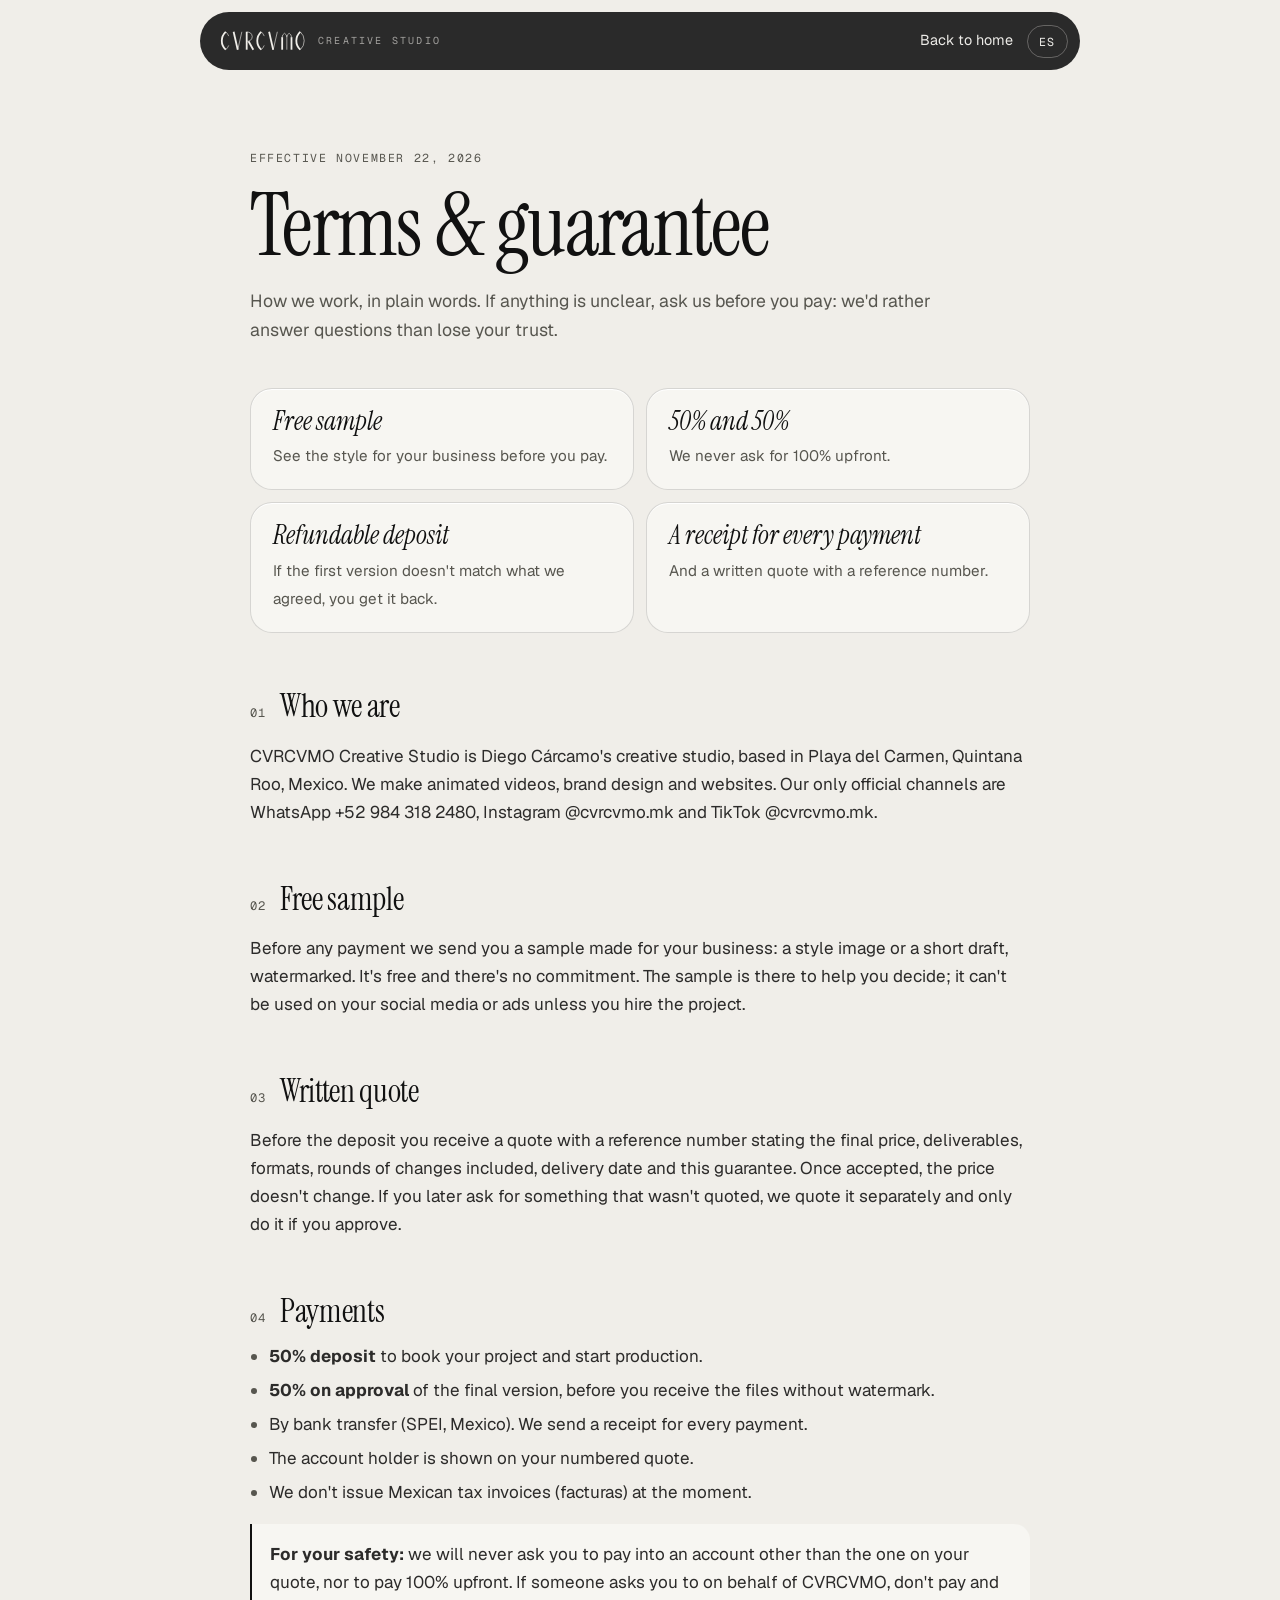
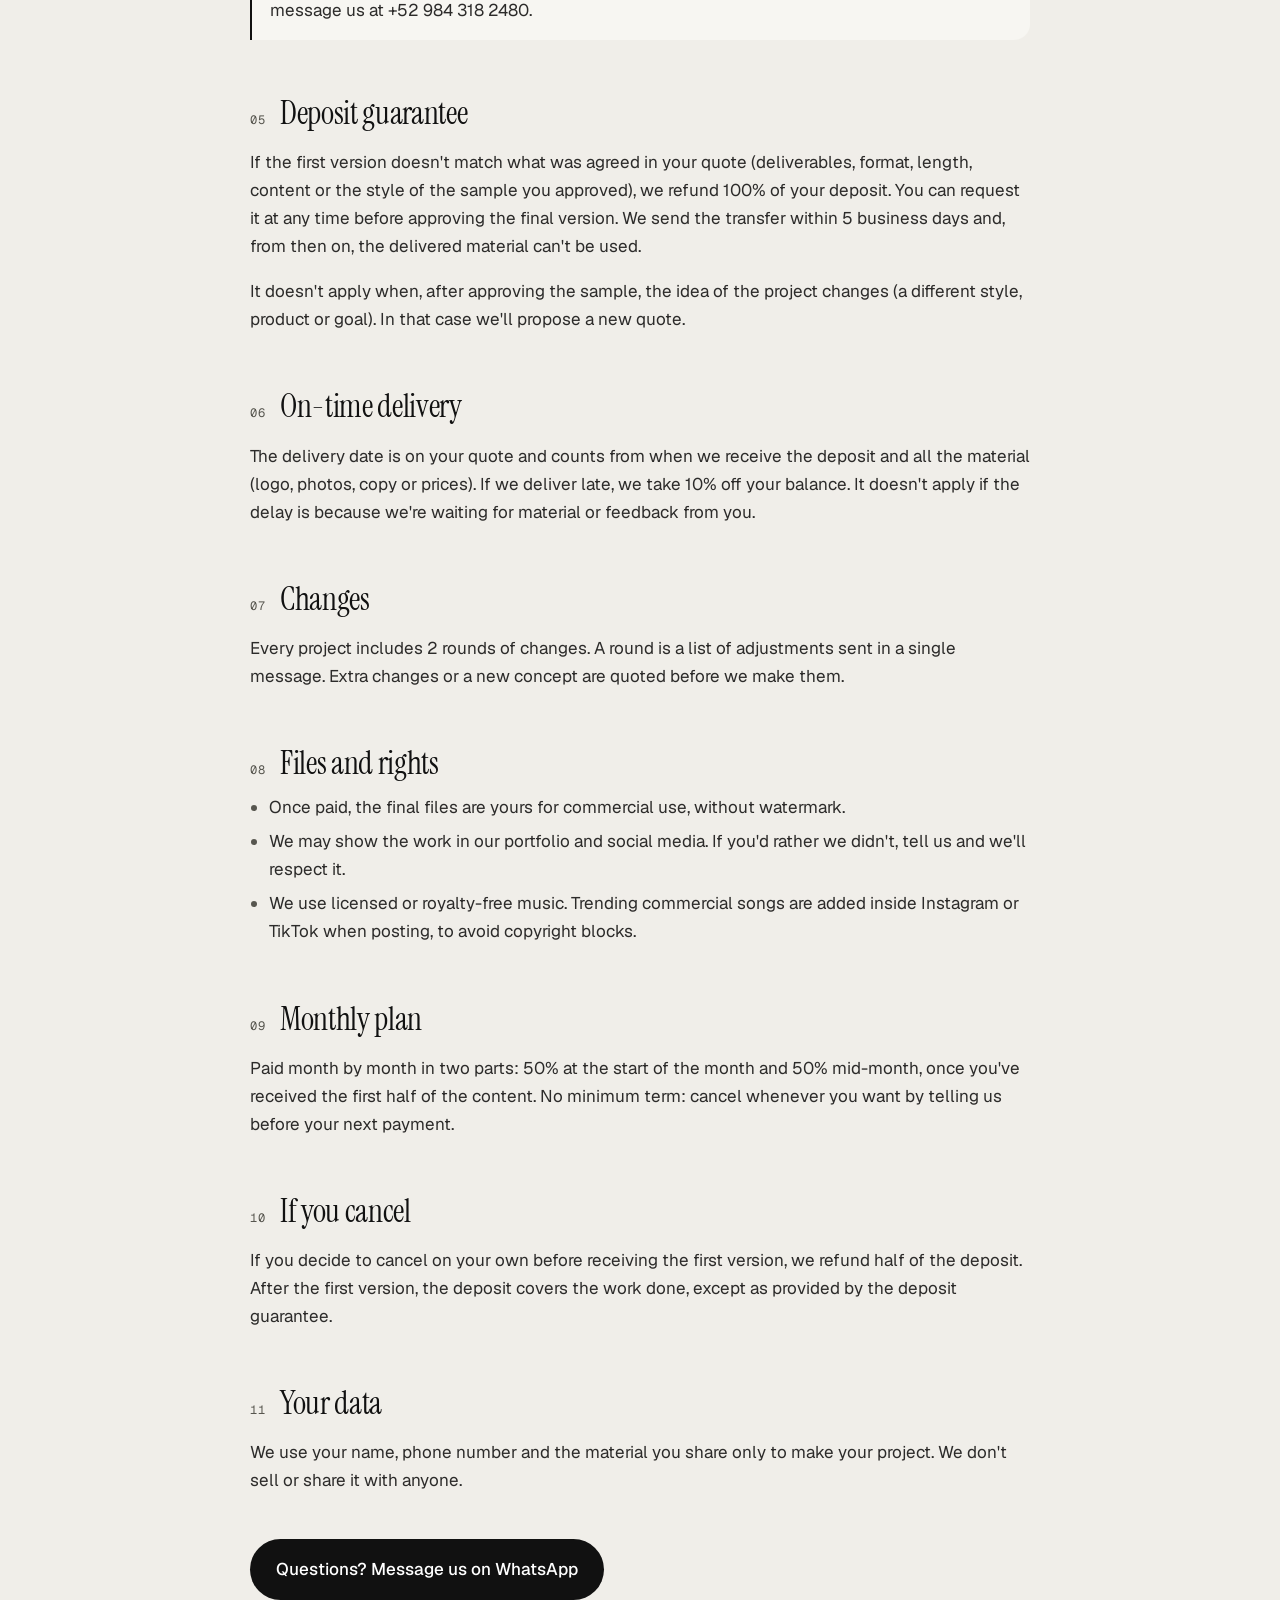
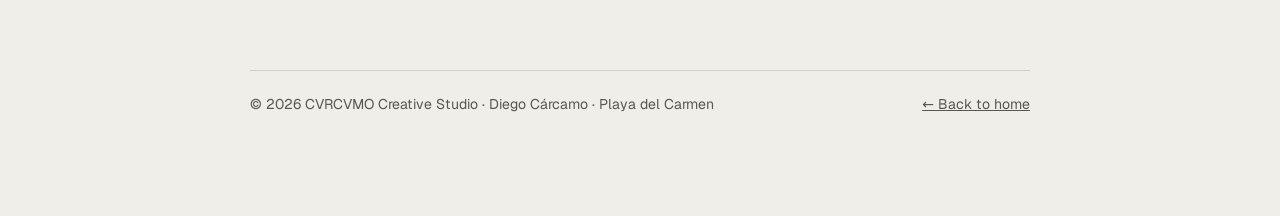
<file: terminos/index.html>
<!doctype html>
<html lang="es">
<head>
<meta charset="utf-8">
<meta name="viewport" content="width=device-width,initial-scale=1,viewport-fit=cover">
<title>Términos y garantía · CVRCVMO Creative Studio</title>
<meta name="description" content="Cómo funcionan la muestra gratis, los pagos, la garantía de devolución del anticipo y la entrega en CVRCVMO Creative Studio.">
<meta name="theme-color" content="#111111">
<link rel="icon" type="image/png" sizes="32x32" href="../img/favicon-32.png">
<link rel="icon" type="image/svg+xml" href="../img/favicon.svg">
<link rel="apple-touch-icon" href="../img/apple-touch-icon.png">
<meta property="og:title" content="Términos y garantía · CVRCVMO Creative Studio">
<meta property="og:description" content="Muestra gratis, 50/50, recibo de cada pago y anticipo reembolsable.">
<meta property="og:image" content="https://cvrcvmo.github.io/cvrcvmo.mk/img/og.jpg">
<script>
  // Mismo criterio de idioma que la página principal
  (function () {
    var l = 'es';
    try {
      var q = new URLSearchParams(location.search).get('lang');
      if (q === 'en' || q === 'es') { l = q; try { localStorage.setItem('lang', q); } catch (e) {} }
      else {
        var s = null; try { s = localStorage.getItem('lang'); } catch (e) {}
        if (s === 'en' || s === 'es') l = s;
        else {
          var langs = navigator.languages && navigator.languages.length ? navigator.languages : [navigator.language || ''];
          if (!langs.some(function (x) { return /^es\b/i.test(x); }) && /^en\b/i.test(langs[0] || '')) l = 'en';
        }
      }
    } catch (e) {}
    document.documentElement.lang = l;
    document.documentElement.setAttribute('data-lang', l);
  })();
</script>
<link rel="preload" href="../fonts/geist.woff2" as="font" type="font/woff2" crossorigin>
<style>
  @font-face { font-family: 'Geist'; src: url('../fonts/geist.woff2') format('woff2'); font-weight: 300 800; font-display: swap; }
  @font-face { font-family: 'Geist Mono'; src: url('../fonts/geist-mono.woff2') format('woff2'); font-weight: 400 500; font-display: swap; }
  @font-face { font-family: 'Instrument Serif'; src: url('../fonts/instrument-serif-italic.woff2') format('woff2'); font-style: italic; font-display: swap; }
  @font-face { font-family: 'Instrument Serif'; src: url('../fonts/instrument-serif.woff2') format('woff2'); font-style: normal; font-display: swap; }
  :root { color-scheme: light; --paper: #F0EEE9; --card: #F7F6F2; --ink: #111111; --stone: #57564F; --accent: #57564F; --orange: #111111; --night: #111111; --line: rgba(17,17,17,0.14);
    --serif: "Instrument Serif", Georgia, serif; --sans: "Geist", system-ui, -apple-system, sans-serif; --mono: "Geist Mono", ui-monospace, Menlo, monospace; }
  * { box-sizing: border-box; }
  html[data-lang="es"] [lang="en"], html[data-lang="en"] [lang="es"] { display: none !important; }
  body { margin: 0; background: var(--paper); color: var(--ink); font: 17px/1.65 var(--sans); -webkit-font-smoothing: antialiased; }
  a { color: inherit; }
  :focus-visible { outline: 2px solid var(--orange); outline-offset: 3px; border-radius: 6px; }
  .bar { position: sticky; top: 0; z-index: 2; padding: 12px 12px 0; }
  .bar .in { max-width: 880px; margin: 0 auto; padding: 0 12px 0 20px; height: 58px; display: flex; align-items: center; justify-content: space-between; gap: 16px; border-radius: 999px; background: rgba(10,10,11,.86); color: #EDECE8; -webkit-backdrop-filter: blur(16px); backdrop-filter: blur(16px); }
  .bar a { text-decoration: none; }
  .brand { display: flex; align-items: center; gap: 12px; color: #F0EEE9; }
  .brand svg { width: 86px; height: auto; display: block; }
  .brand span { font-family: var(--mono); font-size: 10px; letter-spacing: .22em; text-transform: uppercase; opacity: .6; }
  .bar nav { display: flex; gap: 14px; align-items: center; font-size: 0.9rem; }
  .pill { font-family: var(--mono); font-size: 0.72rem; letter-spacing: 0.14em; border: 1px solid rgba(237,236,232,.3); border-radius: 999px; padding: 6px 11px; }
  main { max-width: 820px; margin: 0 auto; padding: 72px max(20px, env(safe-area-inset-left, 0px)) 100px; }
  .label { font-family: var(--mono); font-size: 0.72rem; letter-spacing: 0.14em; text-transform: uppercase; color: var(--accent); }
  h1 { font-family: 'Instrument Serif', Georgia, serif; font-weight: 400; font-size: clamp(3rem, 9vw, 5.4rem); line-height: .92; letter-spacing: -0.02em; margin: 16px 0 20px; }
  .lead { color: var(--stone); font-size: 1.1rem; max-width: 60ch; margin: 0; }
  .summary { margin: 44px 0 10px; display: grid; grid-template-columns: repeat(2, minmax(0, 1fr)); gap: 12px; }
  .summary div { background: var(--card); border: 1px solid var(--line); border-radius: 22px; padding: 20px 22px; box-shadow: inset 0 1px 0 #fff; }
  .summary b { display: block; font-family: var(--serif); font-style: italic; font-weight: 400; font-size: 1.6rem; line-height: 1.05; margin-bottom: 6px; }
  .summary span { color: var(--stone); font-size: 0.95rem; }
  h2 { font-family: 'Instrument Serif', Georgia, serif; font-weight: 400; font-size: 2rem; letter-spacing: -0.01em; line-height: 1.1; margin: 56px 0 12px; display: flex; gap: 14px; align-items: baseline; }
  h2 .n { font-family: var(--mono); font-size: 0.76rem; letter-spacing: .08em; color: var(--accent); }
  p, li { color: #2c2b2a; }
  ul { padding-left: 1.1em; margin: 10px 0; }
  li { margin: 6px 0; }
  li::marker { color: var(--accent); }
  .alert { margin-top: 18px; border-left: 2px solid var(--orange); background: var(--card); padding: 16px 18px; border-radius: 0 16px 16px 0; }
  footer { border-top: 1px solid var(--line); margin-top: 70px; padding-top: 22px; color: var(--stone); font-size: 0.88rem; display: flex; flex-wrap: wrap; justify-content: space-between; gap: 10px; }
  .wa { display: inline-flex; align-items: center; gap: 10px; margin-top: 28px; background: var(--night); color: #fff; text-decoration: none; border-radius: 999px; padding: 16px 26px; font-weight: 500; transition: box-shadow .4s; }
  .wa:hover { box-shadow: 0 16px 44px -16px rgba(17,17,17,.5); }
  @media (max-width: 600px) { .summary { grid-template-columns: minmax(0, 1fr); } .bar nav .home { display: none; } }
  @media print { .bar, .wa { display: none; } body { background: #fff; } }
</style>
</head>
<body>
<header class="bar">
  <div class="in">
    <a class="brand" href="../index.html" aria-label="CVRCVMO Creative Studio"><svg class="logo" xmlns="http://www.w3.org/2000/svg" viewBox="-10.0 -10.0 480.0 120.0" fill="none" stroke="currentColor" stroke-linecap="butt" stroke-linejoin="miter" stroke-miterlimit="10" aria-hidden="true" focusable="false"><path d="M22.00 0.00A67.82 67.82 0 0 0 22.00 100.00" stroke-width="10"/><path d="M22.00 0.00A67.82 67.82 0 0 1 38.82 24.00" stroke-width="3.4"/><path d="M38.82 76.00A67.82 67.82 0 0 1 22.00 100.00" stroke-width="3.4"/><path d="M66.00 0L89.00 100.0" stroke-width="10"/><path d="M89.00 100.0L112.00 0" stroke-width="3.4"/><path d="M139.00 0V100.0" stroke-width="10"/><path d="M139.00 1.70Q166.76 0 170.12 27Q166.76 54 139.00 53" stroke-width="3.4"/><path d="M149.12 53L176.00 100.0" stroke-width="10"/><path d="M220.00 0.00A67.82 67.82 0 0 0 220.00 100.00" stroke-width="10"/><path d="M220.00 0.00A67.82 67.82 0 0 1 236.82 24.00" stroke-width="3.4"/><path d="M236.82 76.00A67.82 67.82 0 0 1 220.00 100.00" stroke-width="3.4"/><path d="M264.00 0L287.00 100.0" stroke-width="10"/><path d="M287.00 100.0L310.00 0" stroke-width="3.4"/><path d="M337.00 100.0V30" stroke-width="10"/><path d="M389.00 100.0V30" stroke-width="10"/><path d="M337.00 30.00A24.70 24.70 0 0 1 350.00 8.25A24.70 24.70 0 0 1 363.00 30.00" stroke-width="3.4"/><path d="M363.00 30.00A24.70 24.70 0 0 1 376.00 8.25A24.70 24.70 0 0 1 389.00 30.00" stroke-width="3.4"/><path d="M363.00 30V100.0" stroke-width="3.4"/><path d="M438.00 0.00A67.82 67.82 0 0 0 438.00 100.00" stroke-width="10"/><path d="M438.00 0.00A67.82 67.82 0 0 1 438.00 100.00" stroke-width="3.4"/></svg><span>Creative Studio</span></a>
    <nav>
      <a class="home" href="../index.html" lang="es">Volver al inicio</a><a class="home" href="../index.html?lang=en" lang="en">Back to home</a>
      <a class="pill" href="?lang=en" lang="es">EN</a><a class="pill" href="?lang=es" lang="en">ES</a>
    </nav>
  </div>
</header>

<main>
  <!-- ===================== ESPAÑOL ===================== -->
  <article lang="es">
    <span class="label">Vigentes desde el 22 de noviembre de 2026</span>
    <h1>Términos y garantía</h1>
    <p class="lead">Así trabajamos, en palabras claras. Si algo no queda claro, pregúntenos antes de pagar: preferimos resolver dudas que perder su confianza.</p>

    <div class="summary">
      <div><b>Muestra gratis</b><span>Vea el estilo para su negocio antes de pagar.</span></div>
      <div><b>50% y 50%</b><span>Nunca pedimos el 100% por adelantado.</span></div>
      <div><b>Anticipo reembolsable</b><span>Si la primera versión no cumple lo acordado, se lo devolvemos.</span></div>
      <div><b>Recibo de cada pago</b><span>Y cotización por escrito con folio.</span></div>
    </div>

    <h2><span class="n">01</span>Quiénes somos</h2>
    <p>CVRCVMO Creative Studio es el estudio creativo de Diego Cárcamo, con base en Playa del Carmen, Quintana Roo. Hacemos videos animados, diseño de marca y páginas web. Nuestros únicos canales oficiales son el WhatsApp 984 318 2480, Instagram @cvrcvmo.mk y TikTok @cvrcvmo.mk.</p>

    <h2><span class="n">02</span>Muestra gratis</h2>
    <p>Antes de cualquier pago le enviamos una muestra hecha para su negocio: una imagen del estilo o un boceto corto, con marca de agua. No tiene costo ni compromiso. La muestra sirve para que decida; no puede usarse en sus redes o anuncios sin contratar el proyecto.</p>

    <h2><span class="n">03</span>Cotización por escrito</h2>
    <p>Antes del anticipo recibe una cotización con folio que indica: precio final, entregables, formatos, rondas de cambios incluidas, fecha de entrega y esta garantía. Una vez aceptada, el precio no cambia. Si después pide algo que no estaba cotizado, se lo cotizamos aparte y solo se hace si usted lo aprueba.</p>

    <h2><span class="n">04</span>Pagos</h2>
    <ul>
      <li><b>50% de anticipo</b> para agendar su proyecto y empezar a producir.</li>
      <li><b>50% al aprobar</b> la versión final, antes de recibir los archivos sin marca de agua.</li>
      <li>Por transferencia bancaria (SPEI). Le enviamos recibo de cada pago.</li>
      <li>El titular de la cuenta aparece en su cotización con folio.</li>
      <li>Por el momento no emitimos factura.</li>
    </ul>
    <p class="alert"><b>Para su seguridad:</b> nunca le pediremos pagar a una cuenta distinta de la que aparece en su cotización, ni el 100% por adelantado. Si alguien se lo pide a nombre de CVRCVMO, no pague y escríbanos al 984 318 2480.</p>

    <h2><span class="n">05</span>Garantía de anticipo</h2>
    <p>Si la primera versión no corresponde a lo acordado en su cotización (entregables, formato, duración, contenido o el estilo de la muestra que aprobó), le devolvemos el 100% de su anticipo. Puede pedirlo en cualquier momento antes de aprobar la versión final. Le hacemos la transferencia en un máximo de 5 días hábiles y, a partir de ese momento, el material entregado no puede usarse.</p>
    <p>No aplica cuando, después de aprobar la muestra, se cambia la idea del proyecto (otro estilo, otro producto u otro objetivo). En ese caso le proponemos una nueva cotización.</p>

    <h2><span class="n">06</span>Entrega a tiempo</h2>
    <p>La fecha de entrega aparece en la cotización y cuenta desde que recibimos el anticipo y el material completo (logo, fotos, textos o precios). Si entregamos tarde, le descontamos 10% del saldo. No aplica si el retraso se debe a que estamos esperando material o comentarios de su parte.</p>

    <h2><span class="n">07</span>Cambios</h2>
    <p>Cada proyecto incluye 2 rondas de cambios. Una ronda es una lista de ajustes enviada en un solo mensaje. Los cambios adicionales o un concepto nuevo se cotizan antes de hacerlos.</p>

    <h2><span class="n">08</span>Archivos y derechos</h2>
    <ul>
      <li>Al liquidar, los archivos finales son suyos para uso comercial, sin marca de agua.</li>
      <li>Podemos mostrar el trabajo en nuestro portafolio y redes. Si prefiere que no, díganos y lo respetamos.</li>
      <li>Usamos música con licencia o de bibliotecas libres. Las canciones comerciales de tendencia se agregan desde Instagram o TikTok al publicar, para evitar bloqueos por derechos de autor.</li>
    </ul>

    <h2><span class="n">09</span>Plan mensual</h2>
    <p>Se paga mes a mes en dos partes: 50% al inicio del mes y 50% a mitad del mes, cuando ya recibió la primera mitad del contenido. No hay plazo forzoso: puede cancelar cuando quiera, avisando antes de su siguiente pago.</p>

    <h2><span class="n">10</span>Si usted cancela</h2>
    <p>Si decide cancelar por su cuenta antes de recibir la primera versión, le devolvemos la mitad del anticipo. Después de la primera versión, el anticipo cubre el trabajo realizado, salvo lo previsto en la garantía de anticipo.</p>

    <h2><span class="n">11</span>Sus datos</h2>
    <p>Usamos su nombre, teléfono y el material que nos comparte solo para hacer su proyecto. No los vendemos ni los compartimos con nadie.</p>

    <a class="wa" href="https://wa.me/529843182480?text=Hola%20Diego%2C%20le%C3%AD%20sus%20t%C3%A9rminos%20y%20tengo%20una%20pregunta." target="_blank" rel="noopener">¿Dudas? Escríbanos por WhatsApp</a>
  </article>

  <!-- ===================== ENGLISH ===================== -->
  <article lang="en">
    <span class="label">Effective November 22, 2026</span>
    <h1>Terms &amp; guarantee</h1>
    <p class="lead">How we work, in plain words. If anything is unclear, ask us before you pay: we'd rather answer questions than lose your trust.</p>

    <div class="summary">
      <div><b>Free sample</b><span>See the style for your business before you pay.</span></div>
      <div><b>50% and 50%</b><span>We never ask for 100% upfront.</span></div>
      <div><b>Refundable deposit</b><span>If the first version doesn't match what we agreed, you get it back.</span></div>
      <div><b>A receipt for every payment</b><span>And a written quote with a reference number.</span></div>
    </div>

    <h2><span class="n">01</span>Who we are</h2>
    <p>CVRCVMO Creative Studio is Diego Cárcamo's creative studio, based in Playa del Carmen, Quintana Roo, Mexico. We make animated videos, brand design and websites. Our only official channels are WhatsApp +52 984 318 2480, Instagram @cvrcvmo.mk and TikTok @cvrcvmo.mk.</p>

    <h2><span class="n">02</span>Free sample</h2>
    <p>Before any payment we send you a sample made for your business: a style image or a short draft, watermarked. It's free and there's no commitment. The sample is there to help you decide; it can't be used on your social media or ads unless you hire the project.</p>

    <h2><span class="n">03</span>Written quote</h2>
    <p>Before the deposit you receive a quote with a reference number stating the final price, deliverables, formats, rounds of changes included, delivery date and this guarantee. Once accepted, the price doesn't change. If you later ask for something that wasn't quoted, we quote it separately and only do it if you approve.</p>

    <h2><span class="n">04</span>Payments</h2>
    <ul>
      <li><b>50% deposit</b> to book your project and start production.</li>
      <li><b>50% on approval</b> of the final version, before you receive the files without watermark.</li>
      <li>By bank transfer (SPEI, Mexico). We send a receipt for every payment.</li>
      <li>The account holder is shown on your numbered quote.</li>
      <li>We don't issue Mexican tax invoices (facturas) at the moment.</li>
    </ul>
    <p class="alert"><b>For your safety:</b> we will never ask you to pay into an account other than the one on your quote, nor to pay 100% upfront. If someone asks you to on behalf of CVRCVMO, don't pay and message us at +52 984 318 2480.</p>

    <h2><span class="n">05</span>Deposit guarantee</h2>
    <p>If the first version doesn't match what was agreed in your quote (deliverables, format, length, content or the style of the sample you approved), we refund 100% of your deposit. You can request it at any time before approving the final version. We send the transfer within 5 business days and, from then on, the delivered material can't be used.</p>
    <p>It doesn't apply when, after approving the sample, the idea of the project changes (a different style, product or goal). In that case we'll propose a new quote.</p>

    <h2><span class="n">06</span>On-time delivery</h2>
    <p>The delivery date is on your quote and counts from when we receive the deposit and all the material (logo, photos, copy or prices). If we deliver late, we take 10% off your balance. It doesn't apply if the delay is because we're waiting for material or feedback from you.</p>

    <h2><span class="n">07</span>Changes</h2>
    <p>Every project includes 2 rounds of changes. A round is a list of adjustments sent in a single message. Extra changes or a new concept are quoted before we make them.</p>

    <h2><span class="n">08</span>Files and rights</h2>
    <ul>
      <li>Once paid, the final files are yours for commercial use, without watermark.</li>
      <li>We may show the work in our portfolio and social media. If you'd rather we didn't, tell us and we'll respect it.</li>
      <li>We use licensed or royalty-free music. Trending commercial songs are added inside Instagram or TikTok when posting, to avoid copyright blocks.</li>
    </ul>

    <h2><span class="n">09</span>Monthly plan</h2>
    <p>Paid month by month in two parts: 50% at the start of the month and 50% mid-month, once you've received the first half of the content. No minimum term: cancel whenever you want by telling us before your next payment.</p>

    <h2><span class="n">10</span>If you cancel</h2>
    <p>If you decide to cancel on your own before receiving the first version, we refund half of the deposit. After the first version, the deposit covers the work done, except as provided by the deposit guarantee.</p>

    <h2><span class="n">11</span>Your data</h2>
    <p>We use your name, phone number and the material you share only to make your project. We don't sell or share it with anyone.</p>

    <a class="wa" href="https://wa.me/529843182480?text=Hi%20Diego%2C%20I%20read%20your%20terms%20and%20I%20have%20a%20question." target="_blank" rel="noopener">Questions? Message us on WhatsApp</a>
  </article>

  <footer><span>© 2026 CVRCVMO Creative Studio · Diego Cárcamo · Playa del Carmen</span><a href="../index.html" lang="es">← Volver al inicio</a><a href="../index.html?lang=en" lang="en">← Back to home</a></footer>
</main>
</body>
</html>
</file>
